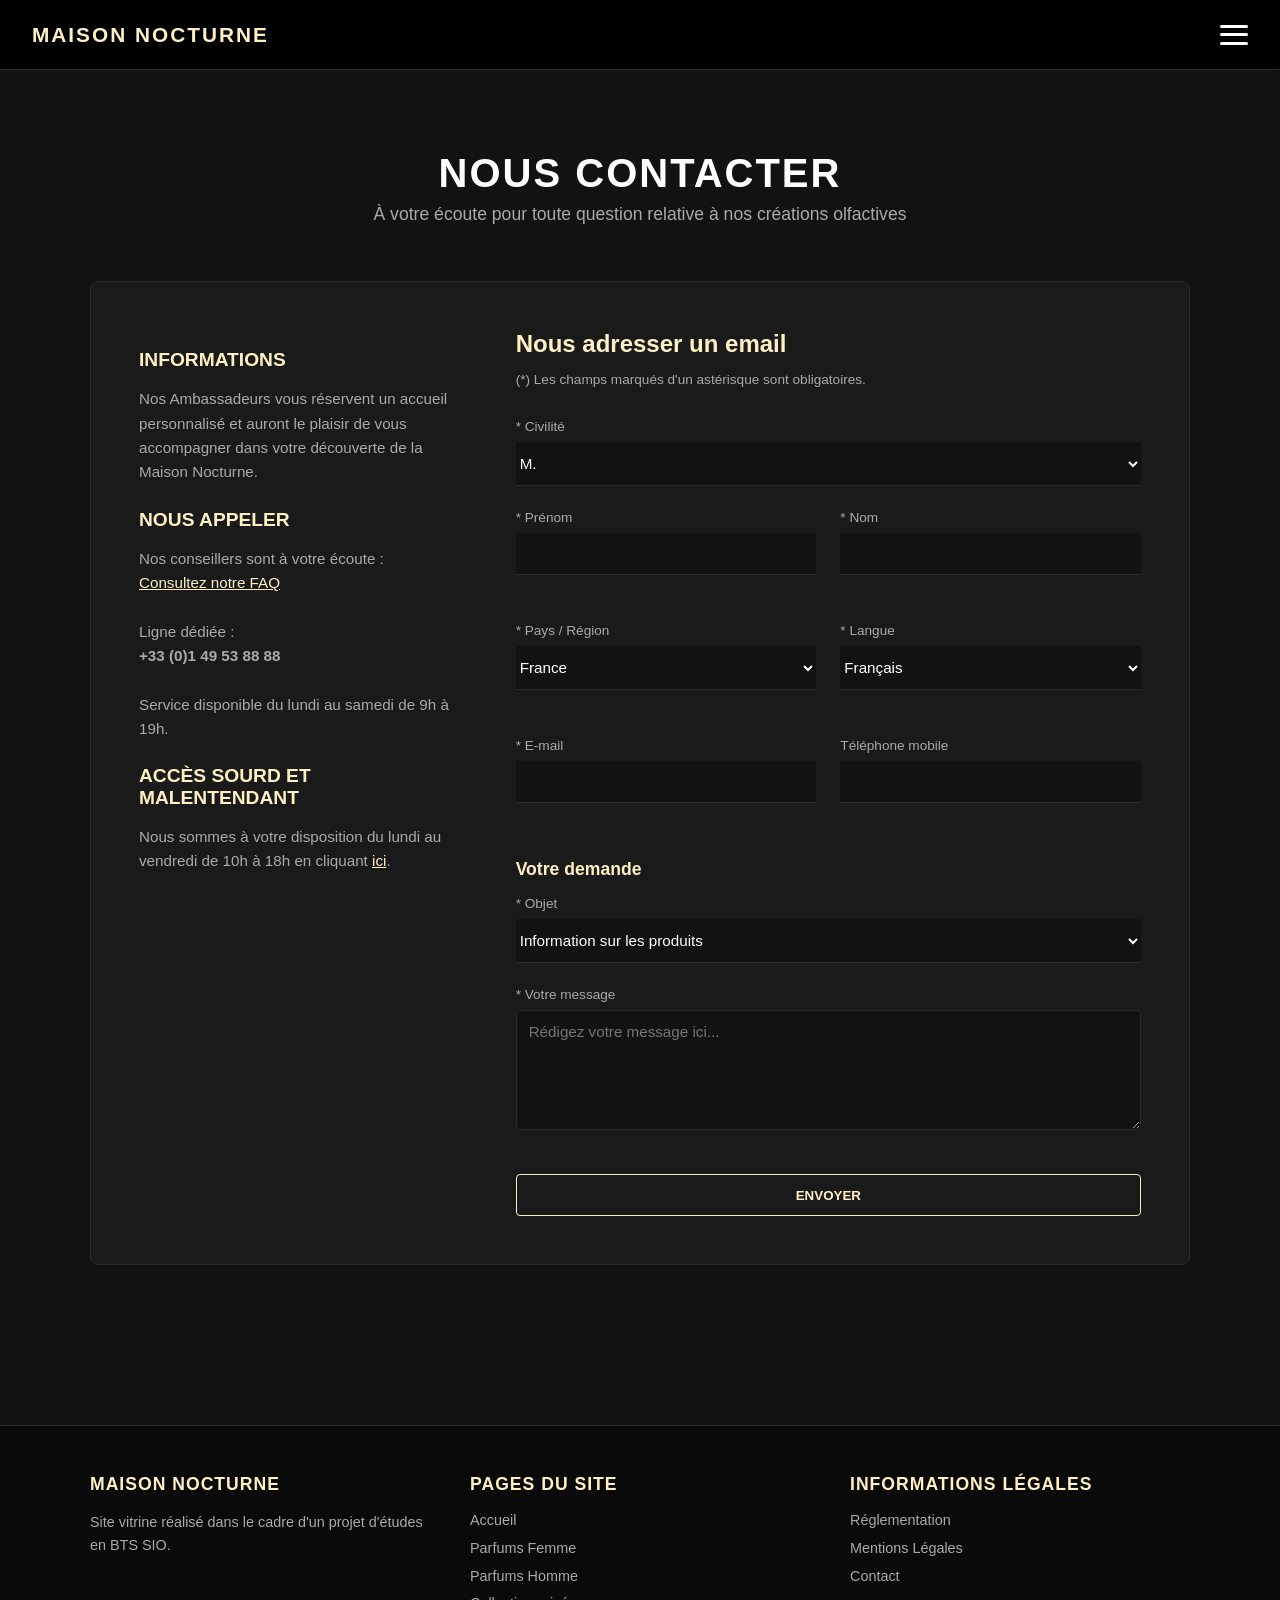
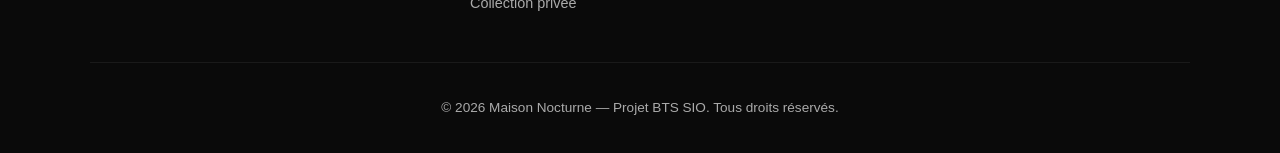
<file: contact.html>
<!DOCTYPE html>
<html lang="fr">
<head>
    <meta charset="UTF-8">
    <meta name="viewport" content="width=device-width, initial-scale=1.0">
    <title>Nous Contacter - Maison Nocturne</title>
    <!-- Google Fonts -->
    <link rel="preconnect" href="https://fonts.googleapis.com">
    <link rel="preconnect" href="https://fonts.gstatic.com" crossorigin>
    <link href="https://fonts.googleapis.com/css2?family=Playfair+Display:wght@600;700&family=Poppins:wght@300;400;600&display=swap" rel="stylesheet">
    <!-- Lien vers votre fichier CSS unique -->
    <link rel="stylesheet" href="style.css">
    <!-- Petits ajouts spécifiques pour la mise en page contact en 2 colonnes -->
    <style>
        .contact-layout {
            display: grid;
            grid-template-columns: 1fr 2fr;
            gap: 4rem;
            align-items: start;
            background-color: var(--card-bg);
            padding: 3rem;
            border-radius: 8px;
            border: 1px solid var(--border-color);
            margin-bottom: 3rem;
        }
        .contact-sidebar h3 {
            color: var(--accent-color);
            font-size: 1.2rem;
            margin-bottom: 1rem;
            text-transform: uppercase;
        }
        .contact-sidebar p {
            color: var(--text-secondary);
            font-size: 0.95rem;
            line-height: 1.6;
            margin-bottom: 1.5rem;
        }
        .contact-sidebar a {
            color: var(--accent-color);
            text-decoration: underline;
        }
        .contact-form h2 {
            color: var(--accent-color);
            font-size: 1.5rem;
            margin-top: 0;
            margin-bottom: 0.5rem;
        }
        .contact-form .subtitle {
            color: var(--text-secondary);
            font-size: 0.85rem;
            margin-bottom: 2rem;
        }
        .form-row {
            display: grid;
            grid-template-columns: 1fr 1fr;
            gap: 1.5rem;
            margin-bottom: 1.5rem;
        }
        .form-group {
            margin-bottom: 1.5rem;
        }
        .form-group label {
            display: block;
            font-size: 0.85rem;
            color: var(--text-secondary);
            margin-bottom: 0.5rem;
        }
        .form-group input, 
        .form-group select, 
        .form-group textarea {
            width: 100%;
            background-color: #121212;
            border: none;
            border-bottom: 1px solid var(--border-color);
            color: #fff;
            padding: 0.75rem 0;
            font-size: 0.95rem;
            font-family: inherit;
            box-sizing: border-box;
            transition: border-color 0.3s;
        }
        .form-group input:focus, 
        .form-group select:focus, 
        .form-group textarea:focus {
            outline: none;
            border-color: var(--accent-color);
        }
        .form-group textarea {
            resize: vertical;
            height: 120px;
            border: 1px solid var(--border-color);
            padding: 0.75rem;
            border-radius: 4px;
        }
        @media (max-width: 900px) {
            .contact-layout { grid-template-columns: 1fr; gap: 2rem; padding: 1.5rem; }
            .form-row { grid-template-columns: 1fr; gap: 0; }
        }
    </style>
</head>
<body>

    <!-- HEADER -->
    <header>
        <a href="index.html" class="logo">Maison Nocturne</a>
        
        <input type="checkbox" id="menu-toggle">
        <label for="menu-toggle" class="burger-btn" aria-label="Ouvrir le menu">
            <span></span>
            <span></span>
            <span></span>
        </label>

        <nav class="offcanvas-menu">
            <div class="offcanvas-header">
                <h2>Navigation</h2>
                <label for="menu-toggle" class="close-btn">&times;</label>
            </div>
            <ul class="nav-links">
    <li><a href="index.html">Accueil</a></li>
    <li><a href="homme.html">Homme</a></li>
    <li><a href="femme.html">Femme</a></li>
    <li><a href="prive.html">Collection Privée</a></li>
    <li><a href="contact.html">Contact</a></li>
</ul>
        </nav>
        
        <div class="overlay"></div>
    </header>

    <!-- CONTENU PRINCIPAL -->
    <main>
        <section class="page-header">
            <h1>Nous Contacter</h1>
            <p>À votre écoute pour toute question relative à nos créations olfactives</p>
        </section>

        <div class="contact-layout">
            
            <!-- COLONNE GAUCHE : INFOS -->
            <div class="contact-sidebar">
                <h3>Informations</h3>
                <p>Nos Ambassadeurs vous réservent un accueil personnalisé et auront le plaisir de vous accompagner dans votre découverte de la Maison Nocturne.</p>
                
                <h3>Nous appeler</h3>
                <p>Nos conseillers sont à votre écoute :<br>
                <a href="#">Consultez notre FAQ</a><br><br>
                Ligne dédiée :<br>
                <strong>+33 (0)1 49 53 88 88</strong><br><br>
                Service disponible du lundi au samedi de 9h à 19h.</p>

                <h3>Accès sourd et malentendant</h3>
                <p>Nous sommes à votre disposition du lundi au vendredi de 10h à 18h en cliquant <a href="#">ici</a>.</p>
            </div>

            <!-- COLONNE DROITE : FORMULAIRE FONCTIONNEL -->
            <div class="contact-form">
                <h2>Nous adresser un email</h2>
                <p class="subtitle">(*) Les champs marqués d'un astérisque sont obligatoires.</p>

                <!-- Formulaire relié à ton compte Formspree -->
                <form action="https://formspree.io/f/mqpekjkv" method="POST">
                    
                    <div class="form-group">
                        <label>* Civilité</label>
                        <select name="civilite" required>
                            <option value="M.">M.</option>
                            <option value="Mme">Mme</option>
                            <option value="Mlle">Mlle</option>
                        </select>
                    </div>

                    <div class="form-row">
                        <div class="form-group">
                            <label>* Prénom</label>
                            <input type="text" name="prenom" required>
                        </div>
                        <div class="form-group">
                            <label>* Nom</label>
                            <input type="text" name="nom" required>
                        </div>
                    </div>

                    <div class="form-row">
                        <div class="form-group">
                            <label>* Pays / Région</label>
                            <select name="pays">
                                <option value="France">France</option>
                                <option value="Belgique">Belgique</option>
                                <option value="Suisse">Suisse</option>
                                <option value="Canada">Canada</option>
                            </select>
                        </div>
                        <div class="form-group">
                            <label>* Langue</label>
                            <select name="langue">
                                <option value="Français">Français</option>
                                <option value="Anglais">Anglais</option>
                            </select>
                        </div>
                    </div>

                    <div class="form-row">
                        <div class="form-group">
                            <label>* E-mail</label>
                            <input type="email" name="email" required>
                        </div>
                        <div class="form-group">
                            <label>Téléphone mobile</label>
                            <input type="tel" name="telephone">
                        </div>
                    </div>

                    <h3 style="color: var(--accent-color); font-size: 1.1rem; margin: 2rem 0 1rem 0;">Votre demande</h3>

                    <div class="form-group">
                        <label>* Objet</label>
                        <select name="objet" required>
                            <option value="Information sur les produits">Information sur les produits</option>
                            <option value="Suivi de commande fictive">Suivi de commande fictive</option>
                            <option value="Projet BTS SIO / Partenariat">Projet BTS SIO / Partenariat</option>
                            <option value="Autre demande">Autre demande</option>
                        </select>
                    </div>

                    <div class="form-group">
                        <label>* Votre message</label>
                        <textarea name="message" required placeholder="Rédigez votre message ici..."></textarea>
                    </div>

                    <button type="submit" class="btn-custom" style="width: 100%; text-align: center; margin-top: 1rem;">ENVOYER</button>
                </form>
            </div>

        </div>
    </main>

    <!-- FOOTER -->
    <footer>
        <div class="footer-content">
            <div class="footer-col">
                <h4>Maison Nocturne</h4>
                <p>Site vitrine réalisé dans le cadre d'un projet d'études en BTS SIO.</p>
            </div>
            <div class="footer-col">
                <h4>Pages du site</h4>
                <ul>
                    <li><a href="index.html">Accueil</a></li>
                    <li><a href="femme.html">Parfums Femme</a></li>
                    <li><a href="homme.html">Parfums Homme</a></li>
                    <li><a href="prive.html">Collection privée</a></li>
                </ul>
            </div>
            <div class="footer-col">
                <h4>Informations Légales</h4>
                <ul>
                    <li><a href="reglementation.html">Réglementation</a></li>
                    <li><a href="mentions-legales.html">Mentions Légales</a></li>
                    <li><a href="contact.html" class="active">Contact</a></li>
                </ul>
            </div>
        </div>
        <div class="copyright">
            <p>&copy; 2026 Maison Nocturne — Projet BTS SIO. Tous droits réservés.</p>
        </div>
    </footer>

</body>
</html>
</file>
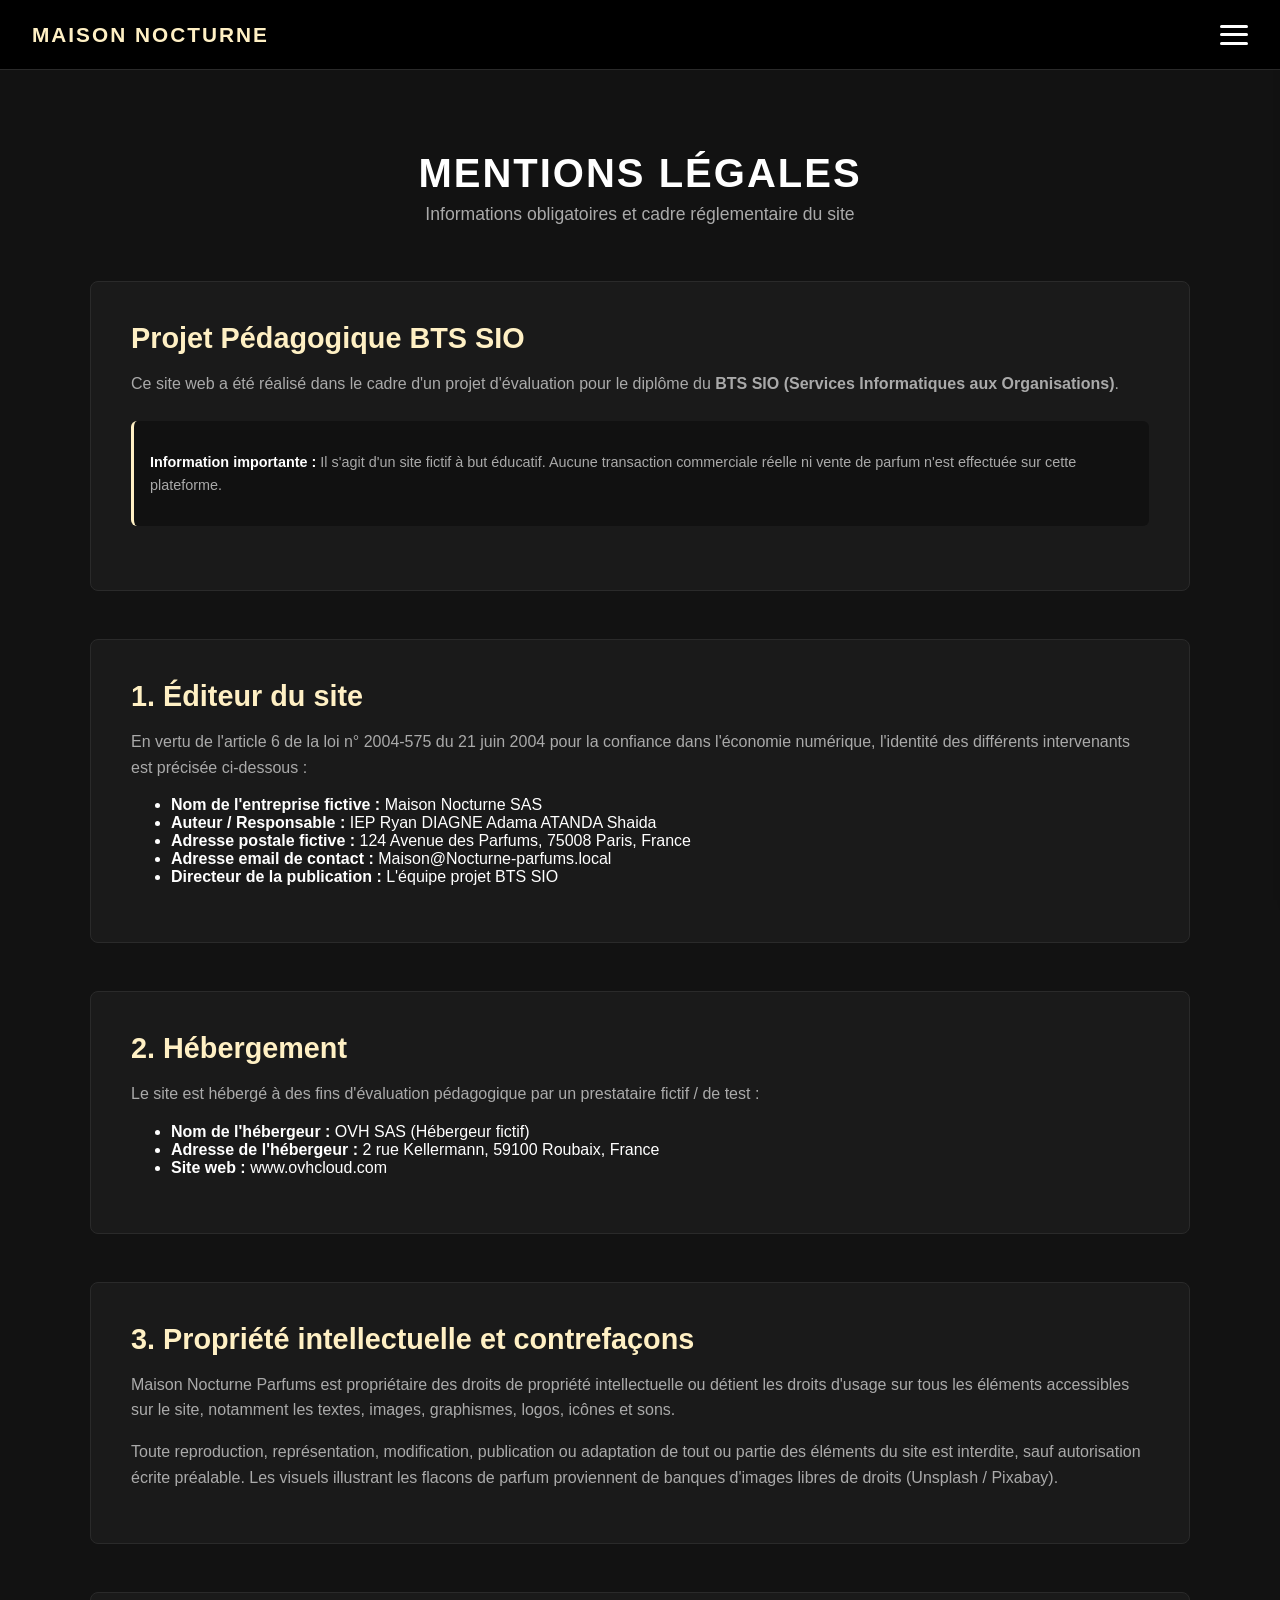
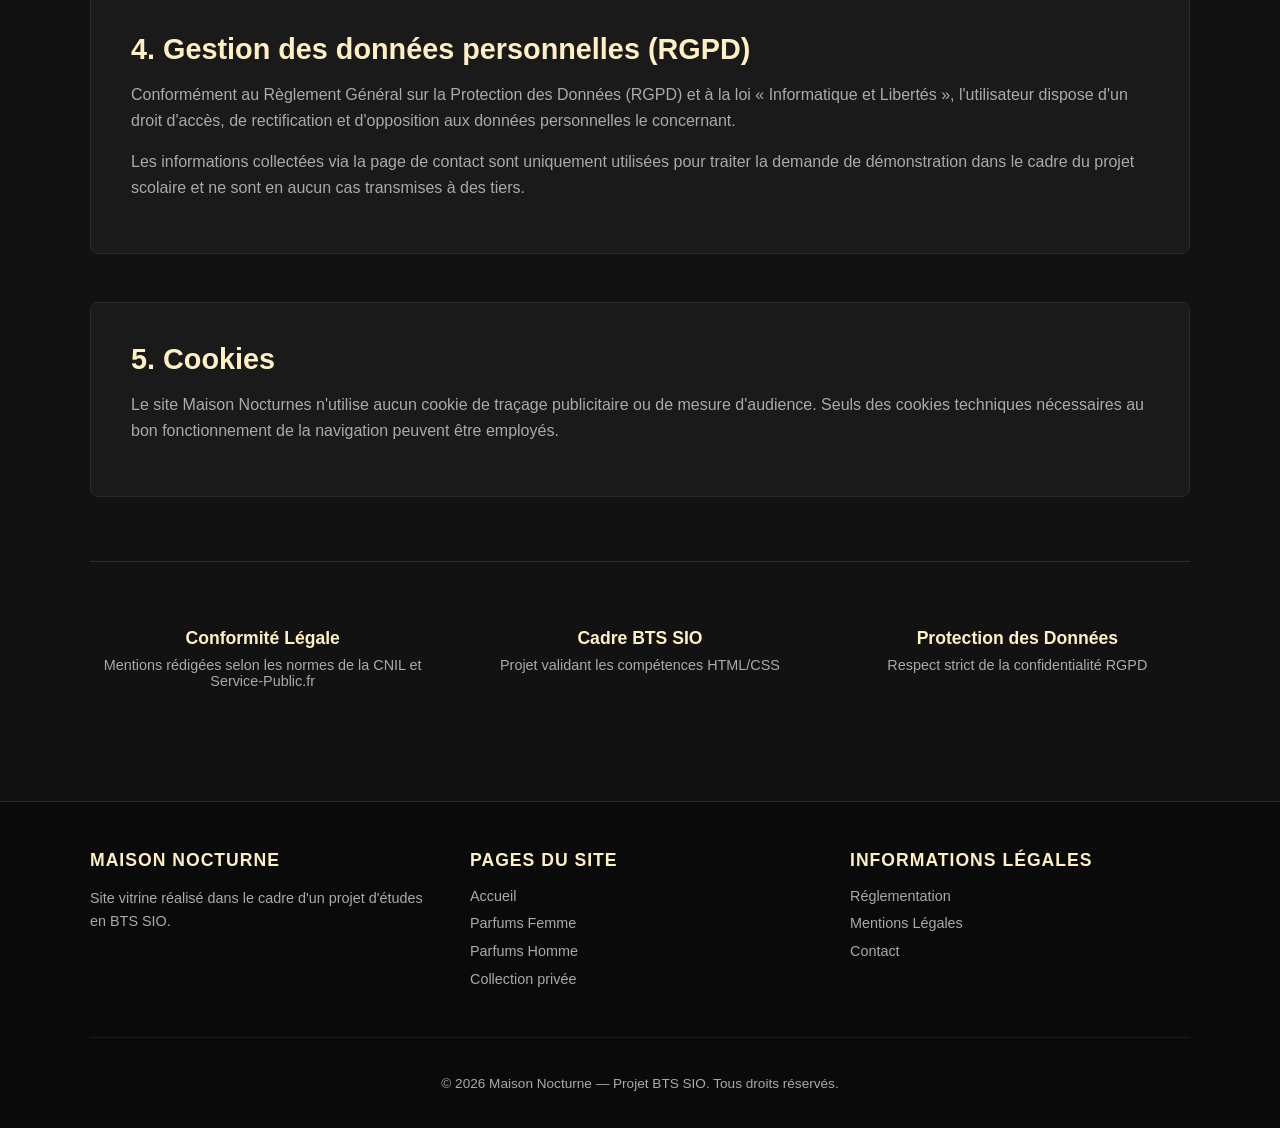
<file: mentions-legales.html>
<!DOCTYPE html>
<html lang="fr">
<head>
    <meta charset="UTF-8">
    <meta name="viewport" content="width=device-width, initial-scale=1.0">
    <title>Mentions Légales - Maison Nocturne</title>
    <!-- Intégration de Google Fonts (Playfair Display & Poppins) -->
    <link rel="preconnect" href="https://fonts.googleapis.com">
    <link rel="preconnect" href="https://fonts.gstatic.com" crossorigin>
    <link href="https://fonts.googleapis.com/css2?family=Playfair+Display:wght@600;700&family=Poppins:wght@300;400;600&display=swap" rel="stylesheet">
    <!-- Lien vers le fichier CSS unique -->
    <link rel="stylesheet" href="style.css">
</head>
<body>

    <!-- EN-TÊTE ET MENU DE NAVIGATION -->
    <header>
        <a href="index.html" class="logo">Maison Nocturne</a>
        
        <input type="checkbox" id="menu-toggle">
        <label for="menu-toggle" class="burger-btn" aria-label="Ouvrir le menu">
            <span></span>
            <span></span>
            <span></span>
        </label>

        <nav class="offcanvas-menu">
            <div class="offcanvas-header">
                <h2>Navigation</h2>
                <label for="menu-toggle" class="close-btn">&times;</label>
            </div>
            <ul class="nav-links">
    <li><a href="index.html">Accueil</a></li>
    <li><a href="homme.html">Homme</a></li>
    <li><a href="femme.html">Femme</a></li>
    <li><a href="prive.html">Collection Privée</a></li>
    <li><a href="contact.html">Contact</a></li>
</ul>
        </nav>
        
        <div class="overlay"></div>
    </header>

    <!-- CONTENU PRINCIPAL -->
    <main>

        <section class="page-header">
            <h1>Mentions Légales</h1>
            <p>Informations obligatoires et cadre réglementaire du site</p>
        </section>

        <!-- AVERTISSEMENT PROJET PÉDAGOGIQUE -->
        <article class="product-card">
            <div class="product-details">
                <h2>Projet Pédagogique BTS SIO</h2>
                <p>Ce site web a été réalisé dans le cadre d'un projet d'évaluation pour le diplôme du <strong>BTS SIO (Services Informatiques aux Organisations)</strong>.</p>
                <div class="notes-list">
                    <p><span>Information importante :</span> Il s'agit d'un site fictif à but éducatif. Aucune transaction commerciale réelle ni vente de parfum n'est effectuée sur cette plateforme.</p>
                </div>
            </div>
        </article>

        <!-- 1. ÉDITEUR DU SITE -->
        <article class="product-card">
            <div class="product-details">
                <h2>1. Éditeur du site</h2>
                <p>En vertu de l'article 6 de la loi n° 2004-575 du 21 juin 2004 pour la confiance dans l'économie numérique, l'identité des différents intervenants est précisée ci-dessous :</p>
                <ul>
                    <li><strong>Nom de l'entreprise fictive :</strong> Maison Nocturne SAS</li>
                    <li><strong>Auteur / Responsable :</strong> IEP Ryan DIAGNE Adama ATANDA Shaida </li>
                    <li><strong>Adresse postale fictive :</strong> 124 Avenue des Parfums, 75008 Paris, France</li>
                    <li><strong>Adresse email de contact :</strong> Maison@Nocturne-parfums.local</li>
                    <li><strong>Directeur de la publication :</strong> L'équipe projet BTS SIO</li>
                </ul>
            </div>
        </article>

        <!-- 2. HÉBERGEMENT DU SITE -->
        <article class="product-card">
            <div class="product-details">
                <h2>2. Hébergement</h2>
                <p>Le site est hébergé à des fins d'évaluation pédagogique par un prestataire fictif / de test :</p>
                <ul>
                    <li><strong>Nom de l'hébergeur :</strong> OVH SAS (Hébergeur fictif)</li>
                    <li><strong>Adresse de l'hébergeur :</strong> 2 rue Kellermann, 59100 Roubaix, France</li>
                    <li><strong>Site web :</strong> www.ovhcloud.com</li>
                </ul>
            </div>
        </article>

        <!-- 3. PROPRIÉTÉ INTELLECTUELLE -->
        <article class="product-card">
            <div class="product-details">
                <h2>3. Propriété intellectuelle et contrefaçons</h2>
                <p>Maison Nocturne Parfums est propriétaire des droits de propriété intellectuelle ou détient les droits d'usage sur tous les éléments accessibles sur le site, notamment les textes, images, graphismes, logos, icônes et sons.</p>
                <p>Toute reproduction, représentation, modification, publication ou adaptation de tout ou partie des éléments du site est interdite, sauf autorisation écrite préalable. Les visuels illustrant les flacons de parfum proviennent de banques d'images libres de droits (Unsplash / Pixabay).</p>
            </div>
        </article>

        <!-- 4. DONNÉES PERSONNELLES ET RGPD -->
        <article class="product-card">
            <div class="product-details">
                <h2>4. Gestion des données personnelles (RGPD)</h2>
                <p>Conformément au Règlement Général sur la Protection des Données (RGPD) et à la loi « Informatique et Libertés », l'utilisateur dispose d'un droit d'accès, de rectification et d'opposition aux données personnelles le concernant.</p>
                <p>Les informations collectées via la page de contact sont uniquement utilisées pour traiter la demande de démonstration dans le cadre du projet scolaire et ne sont en aucun cas transmises à des tiers.</p>
            </div>
        </article>

        <!-- 5. COOKIES ET LIENS HYPERTEXTES -->
        <article class="product-card">
            <div class="product-details">
                <h2>5. Cookies</h2>
                <p>Le site Maison Nocturnes n'utilise aucun cookie de traçage publicitaire ou de mesure d'audience. Seuls des cookies techniques nécessaires au bon fonctionnement de la navigation peuvent être employés.</p>
            </div>
        </article>

        <!-- BLOC RÉASSURANCE EN GRILLE -->
        <section class="reassurance">
            <article class="reassurance-item">
                <h3>Conformité Légale</h3>
                <p>Mentions rédigées selon les normes de la CNIL et Service-Public.fr</p>
            </article>
            <article class="reassurance-item">
                <h3>Cadre BTS SIO</h3>
                <p>Projet validant les compétences HTML/CSS</p>
            </article>
            <article class="reassurance-item">
                <h3>Protection des Données</h3>
                <p>Respect strict de la confidentialité RGPD</p>
            </article>
        </section>

    </main>

    <!-- PIED DE PAGE -->
    <footer>
        <div class="footer-content">
            <div class="footer-col">
                <h4>Maison Nocturne</h4>
                <p>Site vitrine réalisé dans le cadre d'un projet d'études en BTS SIO.</p>
            </div>
            <div class="footer-col">
                <h4>Pages du site</h4>
                <ul>
                    <li><a href="index.html">Accueil</a></li>
                    <li><a href="femme.html">Parfums Femme</a></li>
                    <li><a href="homme.html">Parfums Homme</a></li>
                    <li><a href="prive.html">Collection privée</a></li>
                </ul>
            </div>
            <div class="footer-col">
                <h4>Informations Légales</h4>
                <ul>
                    <li><a href="reglementation.html">Réglementation</a></li>
                    <li><a href="mentions-legales.html" class="active">Mentions Légales</a></li>
                    <li><a href="contact.html">Contact</a></li>
                </ul>
            </div>
        </div>
        <div class="copyright">
            <p>&copy; 2026 Maison Nocturne — Projet BTS SIO. Tous droits réservés.</p>
        </div>
    </footer>

</body>
</html>
</file>
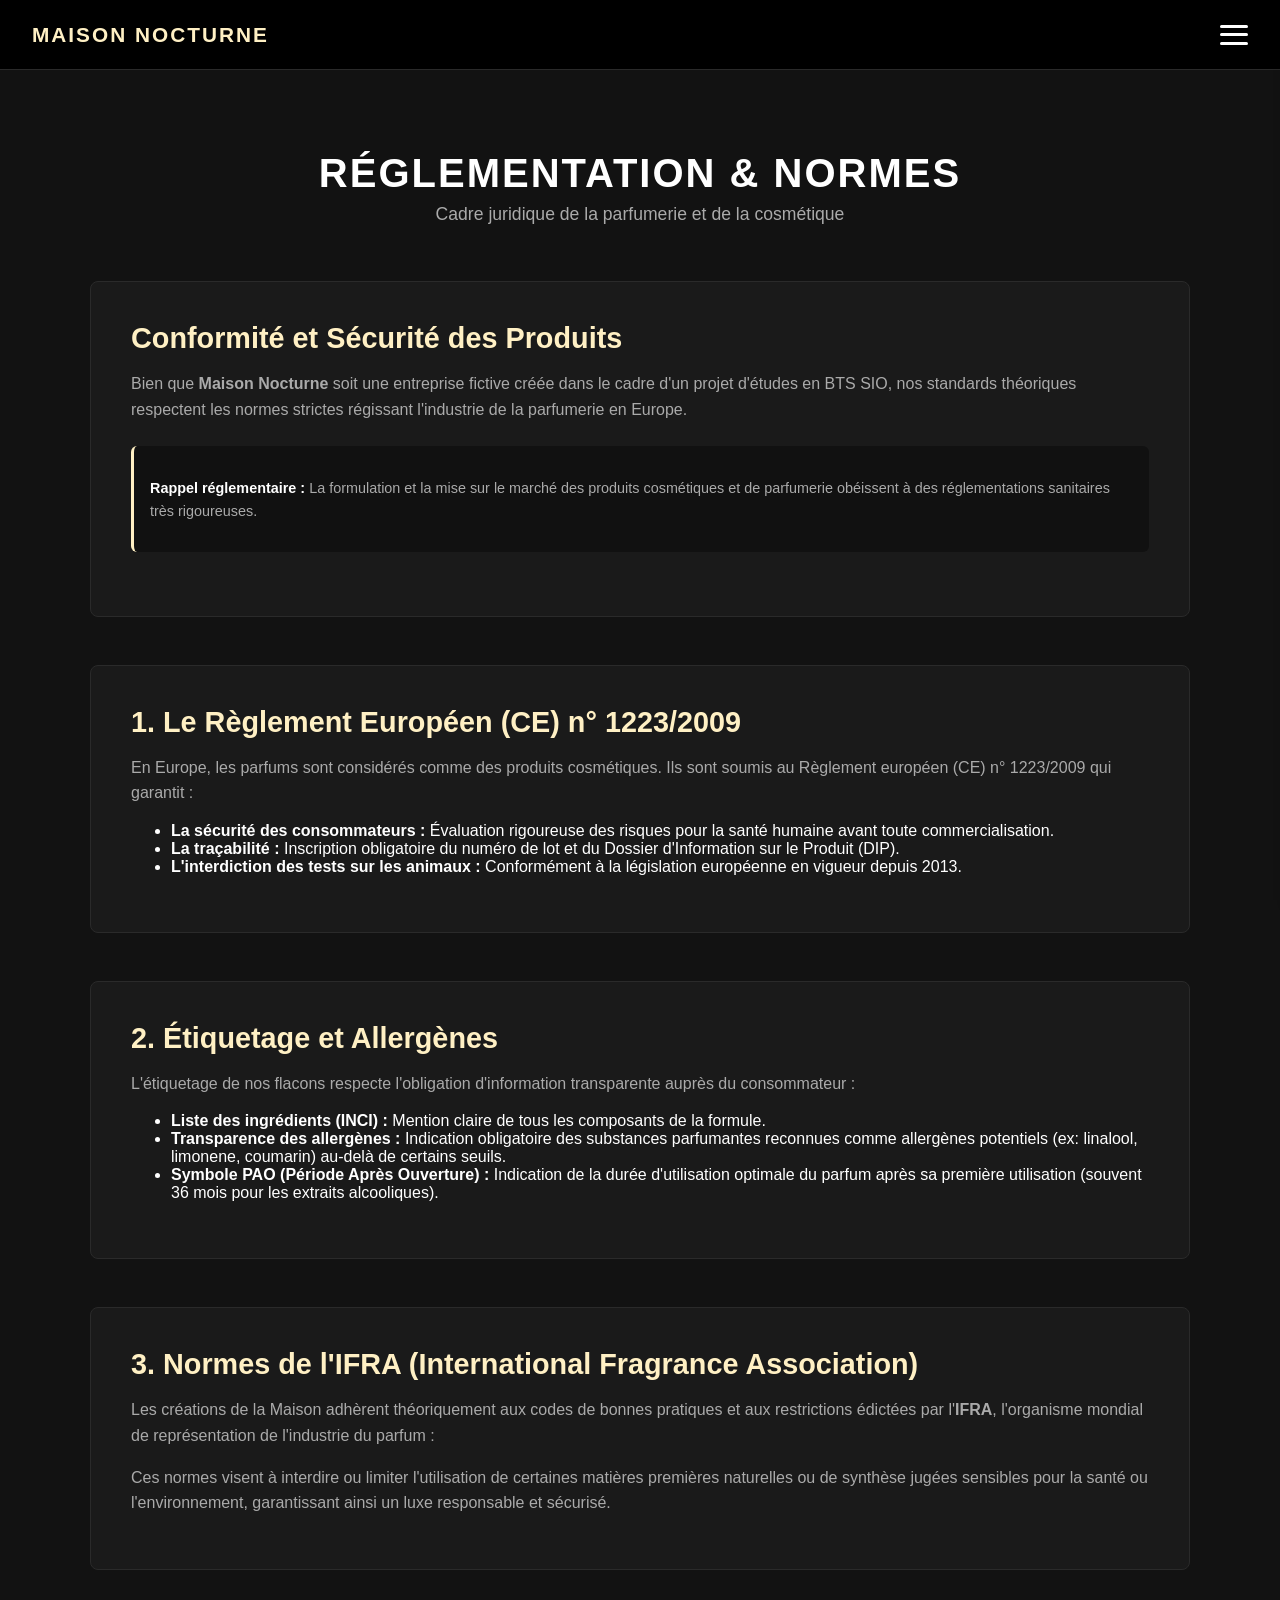
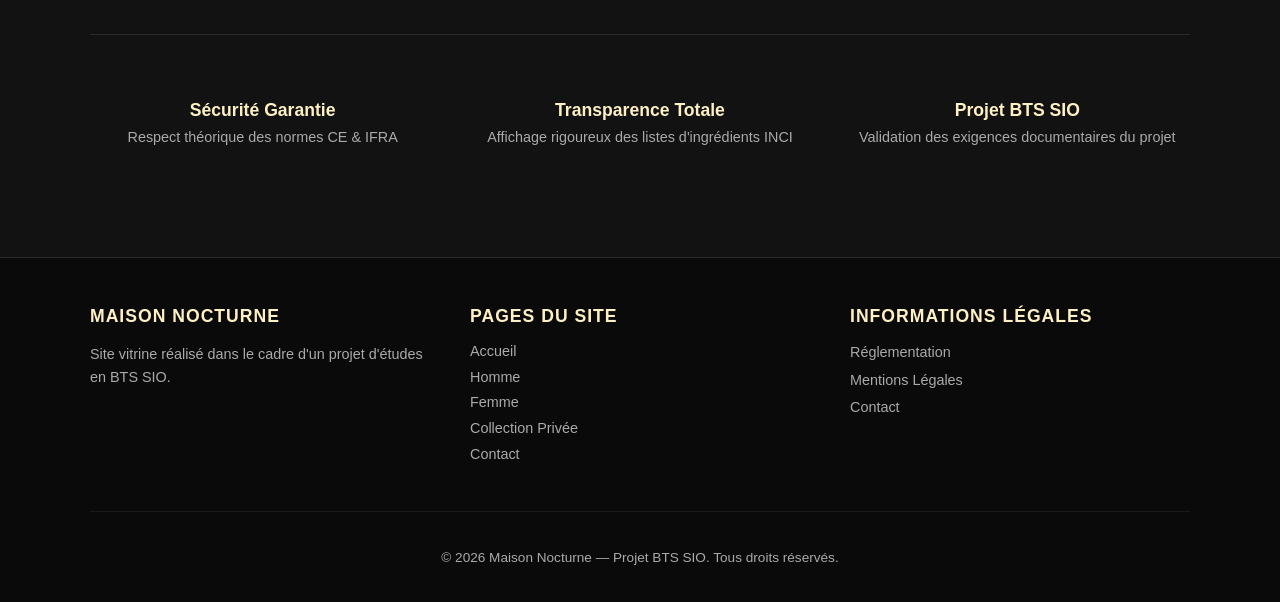
<file: reglementation.html>
<!DOCTYPE html>
<html lang="fr">
<head>
    <meta charset="UTF-8">
    <meta name="viewport" content="width=device-width, initial-scale=1.0">
    <title>Réglementation - Maison Nocturne</title>
    <!-- Intégration de Google Fonts (Playfair Display & Poppins) -->
    <link rel="preconnect" href="https://fonts.googleapis.com">
    <link rel="preconnect" href="https://fonts.gstatic.com" crossorigin>
    <link href="https://fonts.googleapis.com/css2?family=Playfair+Display:wght@600;700&family=Poppins:wght@300;400;600&display=swap" rel="stylesheet">
    <!-- Lien vers le fichier CSS unique -->
    <link rel="stylesheet" href="style.css">
</head>
<body>

    <!-- EN-TÊTE ET MENU DE NAVIGATION -->
    <header>
        <a href="index.html" class="logo">Maison Nocturne</a>
        
        <input type="checkbox" id="menu-toggle">
        <label for="menu-toggle" class="burger-btn" aria-label="Ouvrir le menu">
            <span></span>
            <span></span>
            <span></span>
        </label>

        <nav class="offcanvas-menu">
            <div class="offcanvas-header">
                <h2>Navigation</h2>
                <label for="menu-toggle" class="close-btn">&times;</label>
            </div>
            <ul class="nav-links">
                <li><a href="index.html">Accueil</a></li>
                <li><a href="femme.html">Parfums Femme</a></li>
                <li><a href="homme.html">Parfums Homme</a></li>
                <li><a href="prive.html">Collection Privée</a></li>
                <li><a href="contact.html">Contact</a></li>
            </ul>
        </nav>
        
        <div class="overlay"></div>
    </header>

    <!-- CONTENU PRINCIPAL -->
    <main>

        <section class="page-header">
            <h1>Réglementation & Normes</h1>
            <p>Cadre juridique de la parfumerie et de la cosmétique</p>
        </section>

        <!-- AVERTISSEMENT PROJET PÉDAGOGIQUE -->
        <article class="product-card">
            <div class="product-details">
                <h2>Conformité et Sécurité des Produits</h2>
                <p>Bien que <strong>Maison Nocturne</strong> soit une entreprise fictive créée dans le cadre d'un projet d'études en BTS SIO, nos standards théoriques respectent les normes strictes régissant l'industrie de la parfumerie en Europe.</p>
                <div class="notes-list">
                    <p><span>Rappel réglementaire :</span> La formulation et la mise sur le marché des produits cosmétiques et de parfumerie obéissent à des réglementations sanitaires très rigoureuses.</p>
                </div>
            </div>
        </article>

        <!-- 1. LE RÈGLEMENT EUROPÉEN -->
        <article class="product-card">
            <div class="product-details">
                <h2>1. Le Règlement Européen (CE) n° 1223/2009</h2>
                <p>En Europe, les parfums sont considérés comme des produits cosmétiques. Ils sont soumis au Règlement européen (CE) n° 1223/2009 qui garantit :</p>
                <ul>
                    <li><strong>La sécurité des consommateurs :</strong> Évaluation rigoureuse des risques pour la santé humaine avant toute commercialisation.</li>
                    <li><strong>La traçabilité :</strong> Inscription obligatoire du numéro de lot et du Dossier d'Information sur le Produit (DIP).</li>
                    <li><strong>L'interdiction des tests sur les animaux :</strong> Conformément à la législation européenne en vigueur depuis 2013.</li>
                </ul>
            </div>
        </article>

        <!-- 2. LA TRAÇABILITÉ ET L'ÉTIQUETAGE -->
        <article class="product-card">
            <div class="product-details">
                <h2>2. Étiquetage et Allergènes</h2>
                <p>L'étiquetage de nos flacons respecte l'obligation d'information transparente auprès du consommateur :</p>
                <ul>
                    <li><strong>Liste des ingrédients (INCI) :</strong> Mention claire de tous les composants de la formule.</li>
                    <li><strong>Transparence des allergènes :</strong> Indication obligatoire des substances parfumantes reconnues comme allergènes potentiels (ex: linalool, limonene, coumarin) au-delà de certains seuils.</li>
                    <li><strong>Symbole PAO (Période Après Ouverture) :</strong> Indication de la durée d'utilisation optimale du parfum après sa première utilisation (souvent 36 mois pour les extraits alcooliques).</li>
                </ul>
            </div>
        </article>

        <!-- 3. IFRA ET NORMES ENVIRONNEMENTALES -->
        <article class="product-card">
            <div class="product-details">
                <h2>3. Normes de l'IFRA (International Fragrance Association)</h2>
                <p>Les créations de la Maison adhèrent théoriquement aux codes de bonnes pratiques et aux restrictions édictées par l'<strong>IFRA</strong>, l'organisme mondial de représentation de l'industrie du parfum :</p>
                <p>Ces normes visent à interdire ou limiter l'utilisation de certaines matières premières naturelles ou de synthèse jugées sensibles pour la santé ou l'environnement, garantissant ainsi un luxe responsable et sécurisé.</p>
            </div>
        </article>

        <!-- BLOC RÉASSURANCE EN GRILLE -->
        <section class="reassurance">
            <article class="reassurance-item">
                <h3>Sécurité Garantie</h3>
                <p>Respect théorique des normes CE & IFRA</p>
            </article>
            <article class="reassurance-item">
                <h3>Transparence Totale</h3>
                <p>Affichage rigoureux des listes d'ingrédients INCI</p>
            </article>
            <article class="reassurance-item">
                <h3>Projet BTS SIO</h3>
                <p>Validation des exigences documentaires du projet</p>
            </article>
        </section>

    </main>

    <!-- PIED DE PAGE -->
    <footer>
        <div class="footer-content">
            <div class="footer-col">
                <h4>Maison Nocturne</h4>
                <p>Site vitrine réalisé dans le cadre d'un projet d'études en BTS SIO.</p>
            </div>
            <div class="footer-col">
                <h4>Pages du site</h4>
                <ul class="nav-links">
    <li><a href="index.html">Accueil</a></li>
    <li><a href="homme.html">Homme</a></li>
    <li><a href="femme.html">Femme</a></li>
    <li><a href="prive.html">Collection Privée</a></li>
    <li><a href="contact.html">Contact</a></li>
</ul>
            </div>
            <div class="footer-col">
                <h4>Informations Légales</h4>
                <ul>
                    <li><a href="reglementation.html" class="active">Réglementation</a></li>
                    <li><a href="mentions-legales.html">Mentions Légales</a></li>
                    <li><a href="contact.html">Contact</a></li>
                </ul>
            </div>
        </div>
        <div class="copyright">
            <p>&copy; 2026 Maison Nocturne — Projet BTS SIO. Tous droits réservés.</p>
        </div>
    </footer>

</body>
</html>
</file>
<file: style.css>
:root {
  --bg-color: #121212;
  --card-bg: #1a1a1a;
  --text-color: #ffffff;
  --text-secondary: #aaaaaa;
  --accent-color: #FFF0C4;
  --border-color: #2a2a2a;
}

html {
  scroll-behavior: smooth;
}

body {
  background-color: var(--bg-color);
  color: var(--text-color);
  font-family: 'Segoe UI', Arial, sans-serif;
  margin: 0;
  padding-top: 70px;
}

/* HEADER FIXE */
header {
  position: fixed;
  top: 0;
  left: 0;
  width: 100%;
  height: 70px;
  background-color: #000000;
  border-bottom: 1px solid var(--border-color);
  display: flex;
  justify-content: space-between;
  align-items: center;
  padding: 0 2rem;
  box-sizing: border-box;
  z-index: 1000;
}

.logo {
  font-size: 1.3rem;
  font-weight: bold;
  letter-spacing: 2px;
  color: var(--accent-color);
  text-transform: uppercase;
  text-decoration: none;
}

#menu-toggle { display: none; }

.burger-btn {
  display: flex;
  flex-direction: column;
  justify-content: space-between;
  width: 28px;
  height: 20px;
  cursor: pointer;
}

.burger-btn span {
  display: block;
  height: 3px;
  width: 100%;
  background-color: #ffffff;
  border-radius: 2px;
}

.offcanvas-menu {
  position: fixed;
  top: 0;
  right: -320px;
  width: 300px;
  height: 100vh;
  background-color: #181818;
  box-shadow: -5px 0 15px rgba(0,0,0,0.7);
  transition: right 0.4s ease-in-out;
  padding: 2rem;
  box-sizing: border-box;
  z-index: 1001;
}

.offcanvas-header {
  display: flex;
  justify-content: space-between;
  align-items: center;
  border-bottom: 1px solid var(--border-color);
  padding-bottom: 1rem;
  margin-bottom: 2rem;
}

.offcanvas-header h2 {
  color: var(--accent-color);
  font-size: 1.2rem;
  margin: 0;
  text-transform: uppercase;
}

.close-btn {
  font-size: 1.8rem;
  color: #fff;
  cursor: pointer;
}

.nav-links { list-style: none; padding: 0; margin: 0; }
.nav-links li { margin-bottom: 1.5rem; }
.nav-links a { color: var(--text-color); text-decoration: none; font-size: 1.1rem; display: block; }
.nav-links a:hover, .nav-links a.active { color: var(--accent-color); }

.overlay {
  position: fixed;
  top: 0; left: 0; width: 100%; height: 100vh;
  background-color: rgba(0, 0, 0, 0.6);
  opacity: 0; visibility: hidden; transition: all 0.4s ease;
  z-index: 999;
}

#menu-toggle:checked ~ .offcanvas-menu { right: 0; }
#menu-toggle:checked ~ .overlay { opacity: 1; visibility: visible; }

/* CONTENU PRINCIPAL */
main {
  max-width: 1100px;
  margin: 0 auto;
  padding: 3rem 1.5rem;
}

.page-header {
  text-align: center;
  margin-bottom: 3.5rem;
}

.page-header h1 {
  font-size: 2.5rem;
  margin-bottom: 0.5rem;
  letter-spacing: 2px;
  text-transform: uppercase;
}

.page-header p {
  color: var(--text-secondary);
  font-size: 1.1rem;
  max-width: 600px;
  margin: 0 auto 2rem;
}

.filters-bar {
  display: flex;
  justify-content: center;
  gap: 1rem;
  flex-wrap: wrap;
}

.filter-btn {
  background: transparent;
  border: 1px solid var(--border-color);
  color: var(--text-color);
  padding: 0.5rem 1.2rem;
  border-radius: 20px;
  text-decoration: none;
  font-size: 0.9rem;
  transition: all 0.3s;
}

.filter-btn:hover {
  border-color: var(--accent-color);
  color: var(--accent-color);
}

/* TITRES DE CATÉGORIES */
.category-title {
  font-size: 1.6rem;
  text-transform: uppercase;
  letter-spacing: 2px;
  color: var(--accent-color);
  margin: 4rem 0 1.5rem 0;
  padding-top: 90px;
  margin-top: -90px;
  display: flex;
  align-items: center;
  gap: 1rem;
}

.category-title::after {
  content: "";
  flex: 1;
  height: 1px;
  background-color: var(--border-color);
}

/* CARTES PRODUITS */
.product-card {
  display: flex;
  align-items: center;
  gap: 3rem;
  margin-bottom: 3rem;
  background-color: var(--card-bg);
  padding: 2.5rem;
  border-radius: 8px;
  border: 1px solid var(--border-color);
}

.product-card.reverse { 
  flex-direction: row-reverse; 
}

.product-media {
  flex: 1;
  display: flex;
  justify-content: center;
  align-items: center;
}

.product-media img {
  width: 100%;
  max-width: 350px;
  height: 320px;
  object-fit: contain;
  border-radius: 6px;
}

.product-details { 
  flex: 1; 
}

.product-meta {
  display: flex;
  justify-content: space-between;
  align-items: center;
  margin-bottom: 0.5rem;
}

.rating { color: var(--accent-color); font-size: 0.9rem; }
.price { font-size: 1.4rem; font-weight: bold; color: #fff; }

.product-details h2 {
  color: var(--accent-color);
  margin: 0 0 1rem 0;
  font-size: 1.8rem;
}

.product-details p {
  color: var(--text-secondary);
  line-height: 1.6;
  margin-bottom: 0.8rem;
}

.notes-list {
  background-color: #111;
  padding: 1rem;
  border-radius: 6px;
  margin: 1.5rem 0;
  font-size: 0.9rem;
  border-left: 3px solid var(--accent-color);
}

.notes-list span { color: #fff; font-weight: bold; }

.card-actions {
  display: flex;
  gap: 1rem;
  align-items: center;
}

.btn-custom {
  padding: 0.8rem 1.5rem;
  background-color: transparent;
  color: var(--accent-color);
  border: 1px solid var(--accent-color);
  text-decoration: none;
  font-weight: bold;
  border-radius: 4px;
  transition: all 0.3s ease;
  cursor: pointer;
  display: inline-block;
}

.btn-custom:hover {
  background-color: var(--accent-color);
  color: #000000;
}

.btn-secondary {
  padding: 0.8rem 1.5rem;
  background-color: #282828;
  color: #fff;
  border: none;
  border-radius: 4px;
  cursor: pointer;
  transition: background 0.3s;
}

.btn-secondary:hover { background-color: #383838; }

/* ==========================================
   MODALE POP-UP (DESIGN LUXUEUX & PROPRE)
   ========================================== */
.modal-overlay {
  position: fixed;
  top: 0;
  left: 0;
  width: 100vw;
  height: 100vh;
  background-color: rgba(0, 0, 0, 0.85);
  display: flex;
  justify-content: center;
  align-items: center;
  opacity: 0;
  visibility: hidden;
  transition: opacity 0.3s ease, visibility 0.3s ease;
  z-index: 9999;
}

.modal-overlay.active {
  opacity: 1;
  visibility: visible;
}

.modal-card {
  background-color: var(--card-bg);
  border: 1px solid var(--accent-color);
  border-radius: 8px;
  width: 850px;
  max-width: 90%;
  height: 520px;
  padding: 2.5rem;
  position: relative;
  box-shadow: 0 20px 50px rgba(0, 0, 0, 0.9);
  transform: scale(0.95);
  transition: transform 0.3s ease;
  box-sizing: border-box;
}

.modal-overlay.active .modal-card {
  transform: scale(1);
}

/* Croix masquée */
.modal-close {
  display: none;
}

.modal-body {
  display: grid;
  grid-template-columns: 1fr 1.2fr;
  gap: 2rem;
  align-items: center;
  height: 100%;
}

.modal-body img {
  width: 100%;
  max-height: 400px;
  height: 100%;
  object-fit: contain;
  border-radius: 6px;
  background-color: #121212;
  padding: 1rem;
  border: 1px solid var(--border-color);
  box-sizing: border-box;
}

.modal-info {
  display: flex;
  flex-direction: column;
  align-items: center;
  text-align: center;
  width: 100%;
  height: 100%;
  max-height: 400px;
  overflow-y: auto;
  padding-right: 0.5rem;
  box-sizing: border-box;
}

/* SCROLLBAR SUR-MESURE (DORÉE & HARMONIEUSE) */
.modal-card::-webkit-scrollbar,
.modal-info::-webkit-scrollbar {
  width: 6px;
}

.modal-card::-webkit-scrollbar-track,
.modal-info::-webkit-scrollbar-track {
  background: #121212;
  border-radius: 3px;
}

.modal-card::-webkit-scrollbar-thumb,
.modal-info::-webkit-scrollbar-thumb {
  background: var(--accent-color);
  border-radius: 3px;
}

.modal-card::-webkit-scrollbar-thumb:hover,
.modal-info::-webkit-scrollbar-thumb:hover {
  background: #e6d49e;
}

.modal-card,
.modal-info {
  scrollbar-width: thin;
  scrollbar-color: var(--accent-color) #121212;
}

.modal-info h2 {
  color: var(--accent-color);
  font-size: 1.5rem;
  margin-bottom: 0.3rem;
}

.modal-info .modal-price {
  font-weight: bold;
  font-size: 1.1rem;
  color: #fff;
  margin-bottom: 0.5rem;
}

.modal-info p {
  color: var(--text-secondary);
  font-size: 0.85rem;
  line-height: 1.4;
  margin-bottom: 1rem;
}

.modal-notes {
  background-color: #111;
  padding: 0.8rem;
  border-left: 3px solid var(--accent-color);
  border-radius: 4px;
  font-size: 0.8rem;
  margin-bottom: 1rem;
  width: 100%;
  box-sizing: border-box;
  text-align: left;
}

.modal-notes ul {
  list-style: none;
  padding: 0;
  margin-top: 0.3rem;
}

.modal-notes li {
  color: var(--text-secondary);
  margin-bottom: 0.2rem;
}

/* REASSURANCE */
.reassurance {
  display: grid;
  grid-template-columns: repeat(3, 1fr);
  gap: 2rem;
  margin: 4rem auto 0 auto;
  max-width: 1100px;
  text-align: center;
  border-top: 1px solid var(--border-color);
  padding-top: 3rem;
}

.reassurance-item h3 {
  color: var(--accent-color);
  font-size: 1.1rem;
  margin-bottom: 0.5rem;
}

.reassurance-item p {
  color: var(--text-secondary);
  font-size: 0.9rem;
  margin: 0;
}

/* FOOTER */
footer {
  background-color: #0a0a0a;
  border-top: 1px solid var(--border-color);
  padding: 3rem 1.5rem 1.5rem 1.5rem;
  margin-top: 4rem;
  width: 100%;
  box-sizing: border-box;
}

.footer-content {
  max-width: 1100px;
  margin: 0 auto;
  display: grid;
  grid-template-columns: repeat(3, 1fr);
  gap: 2.5rem;
  text-align: left;
  margin-bottom: 2.5rem;
}

.footer-col h4 {
  color: var(--accent-color);
  font-size: 1.1rem;
  margin-top: 0;
  margin-bottom: 1rem;
  text-transform: uppercase;
  letter-spacing: 1px;
}

.footer-col p {
  color: var(--text-secondary);
  font-size: 0.9rem;
  line-height: 1.6;
  margin: 0;
}

.footer-col ul {
  list-style: none;
  padding: 0;
  margin: 0;
}

.footer-col ul li {
  margin-bottom: 0.6rem;
}

.footer-col ul li a {
  color: var(--text-secondary);
  text-decoration: none;
  font-size: 0.9rem;
  transition: color 0.2s ease;
}

.footer-col ul li a:hover {
  color: var(--accent-color);
}

.copyright {
  max-width: 1100px;
  margin: 0 auto;
  border-top: 1px solid #1a1a1a;
  padding-top: 1.5rem;
  text-align: center;
  color: var(--text-secondary);
  font-size: 0.85rem;
}

@media (max-width: 768px) {
  .product-card, .product-card.reverse { flex-direction: column; }
  .footer-content { grid-template-columns: 1fr; gap: 2rem; }
  .reassurance { grid-template-columns: 1fr; }
  .modal-card {
    height: auto;
    max-height: 90vh;
  }
  .modal-body {
    grid-template-columns: 1fr;
    height: auto;
  }
  .modal-info {
    max-height: none;
  }
}
</file>
